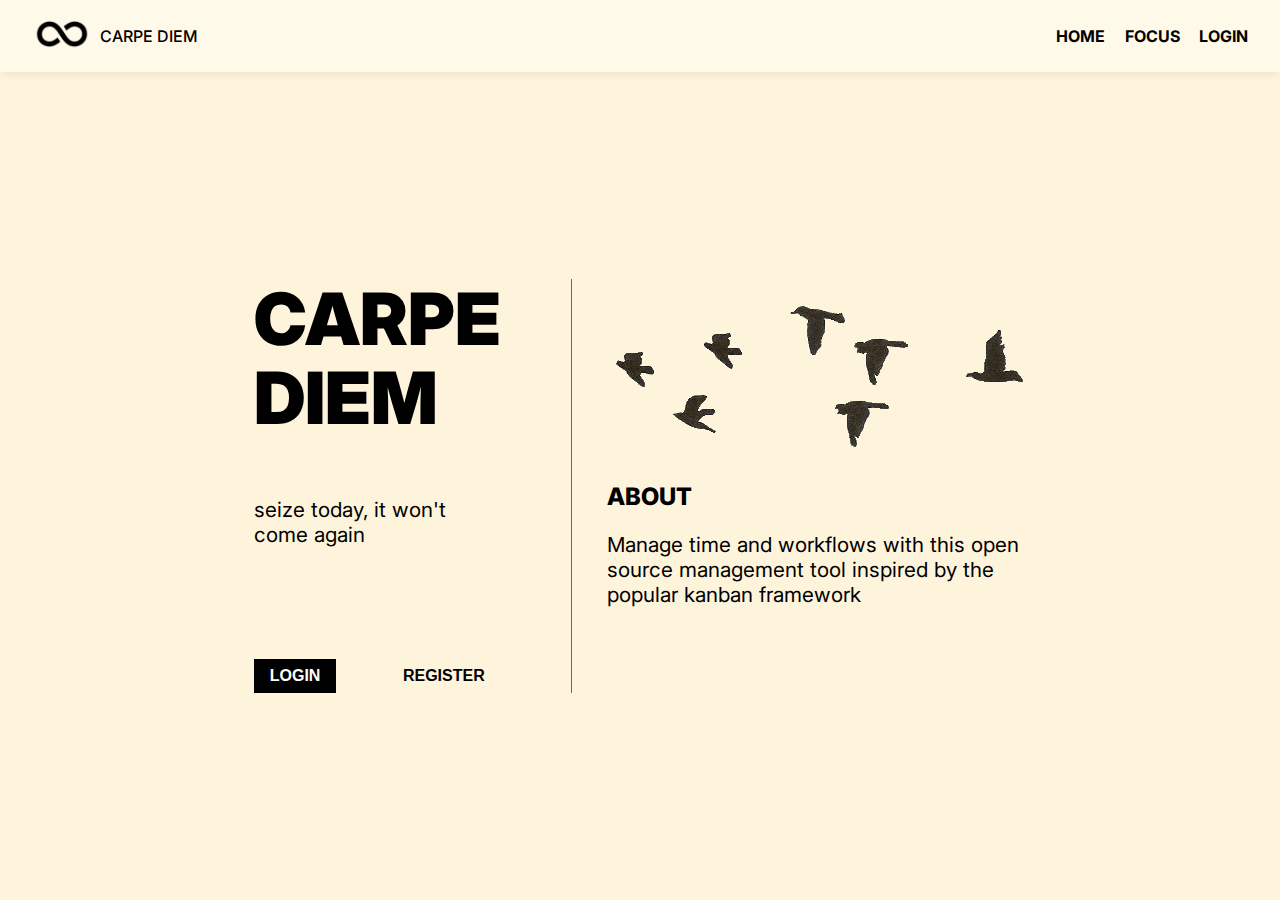
<file: index.html>
<!DOCTYPE html>
<html lang="en">
<head>
    <meta charset="UTF-8">
    <meta http-equiv="X-UA-Compatible" content="IE=edge">
    <meta name="viewport" content="width=device-width, initial-scale=1.0">
    <title>CARPE DIEM · Home</title>
    <link rel="stylesheet" href="./css/styles.css">
    <link rel="stylesheet" href="./css/main-nav.css">
    <link rel="stylesheet" href="./css/home.css">
</head>
<body>
    <header id="main-header">
        <div id="logo-header">
            <a href="#"><img id="logo" src="./assets/img/infinity-logo.png" alt="infinity-logo"></a>
            <div id="username-display">
                <p>CARPE DIEM</p>
            </div>
        </div>
        <nav id="navbar">
            <a href="#">home</a>
            <a href="#">focus</a>           
            <a href="#">login</a>
        </nav>
    </header>
    <main id="home-main">
        <section id="carpediem-hero">
            <h1>CARPE<br>DIEM</h1>
            <h3>seize today, it won't come again</h3>
            <div class="carpehome-btns">
                <button id="login-btn" class="home-btn">LOGIN</button>
                <button id="register-btn" class="home-btn">REGISTER</button>
            </div>
        </section>
        <section id="about-hero" class="variable-hero">
            <img id="crop-image" src="assets/img/flying-birds.gif" alt="black-flying-birds-gif">
            <h3>ABOUT</h3>
            <p>Manage time and workflows with this open source management tool inspired by the popular kanban framework</p>
        </section>
    </main>
</body>
</html>
</file>
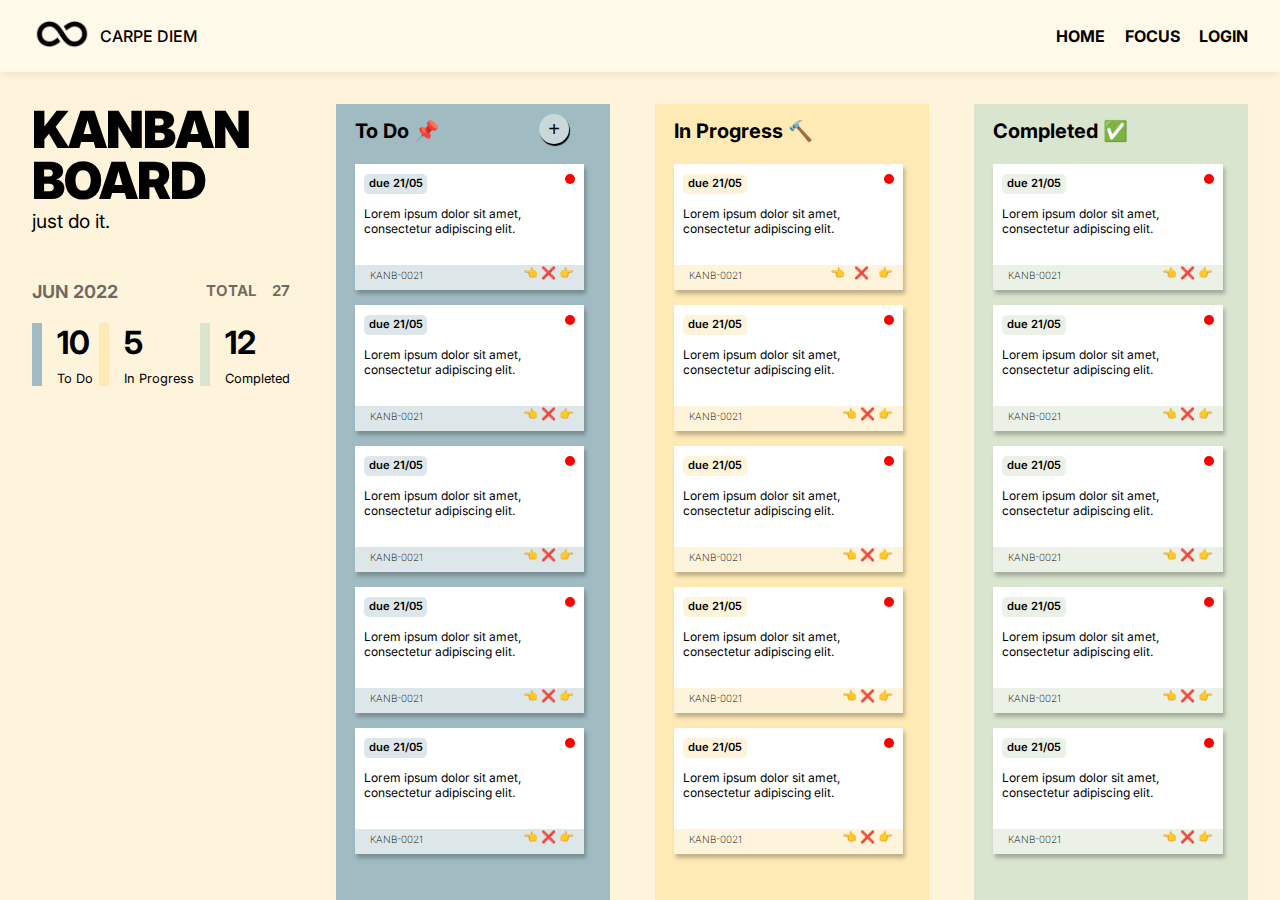
<file: kanban-board.html>
<!DOCTYPE html>
<html lang="en">
<head>
    <meta charset="UTF-8">
    <meta http-equiv="X-UA-Compatible" content="IE=edge">
    <meta name="viewport" content="width=device-width, initial-scale=1.0">
    <link rel="stylesheet" href="css/styles.css">
    <link rel="stylesheet" href="css/kanban.css">
    <link rel="stylesheet" href="css/main-nav.css">
    <link rel="stylesheet" href="css/scrollbar.css">
    <link rel="stylesheet" href="css/popup-form.css">
    <title>CARPE DIEM · KanBan</title>
</head>
<body>
    <section id="modal">
        <form id="newtask-form" action="">
            <div class="form-header">
                <h2>New Task</h2>
                <button id="closeform" onclick="hidePopup()">X</button>                        
            </div>
            <textarea class="custom-fields text-field" type="text" name="task-details" placeholder="Task" rows="3"></textarea>
            <section class="labelandfield">
                <label for="task-duedate">Due Date</label>
                <input class="custom-fields date-field" type="date" name="task-duedate" id="" placeholder="Due Date">                    
            </section>
            <section class="labelandfield">
                <label for="task-priority">Priority</label>
                <select class="custom-fields select-field"  name="task-priority" id="">
                    <option value=""></option>
                    <option value="high">🔴 - High</option>
                    <option value="medium">🟠 - Medium</option>
                    <option value="low">🟢 - Low</option>
                </select>
            </section>
            <input type="submit" value="ADD TASK">
        </form>
    </section>
    <header id="main-header">
        <div id="logo-header">
            <a href="#"><img id="logo" src="./assets/img/infinity-logo.png" alt="infinity-logo"></a>
            <div id="username-display">
                <p>CARPE DIEM</p>
            </div>
        </div>
        <nav id="navbar">
            <a href="#">home</a>
            <a href="#">focus</a>           
            <a href="#">login</a>
        </nav>
    </header>
    <main id="kanban-main">
        <section id="side-board">
            <header id="kb-board-header">
                <h1><span>KANBAN</span><br><span>BOARD</span></h1>
                <p>just do it.</p>
            </header>
            <section id="monthly-metric">
                <section id="metric-header">
                    <h1>JUN 2022</h1>
                    <h2>TOTAL&nbsp;&nbsp;&nbsp;&nbsp;27</h2>
                </section>
                <section id="task-counts">
                    <div class="task-metric">
                        <div class="metric-bar" id="blue-bar"></div>
                        <article id="todo-count" class="metric-value">
                            <h1>10</h1>
                            <p>To Do</p>
                        </article>
                    </div>
                    <div class="task-metric">
                        <div class="metric-bar" id="cream-bar"></div>
                        <article id="progress-count" class="metric-value">
                            <h1>5</h1>
                            <p>In Progress</p>
                        </article>
                    </div>
                    <div class="task-metric">
                        <div class="metric-bar" id="green-bar"></div>
                        <article id="complete-count" class="metric-value">
                            <h1>12</h1>
                            <p>Completed</p>
                        </article>
                    </div>
                </section>
            </section>
        </section>

        <section id="main-board">
            <div id="todo-panel" class="kb-panel">
                <header class="panel-header">
                    <h2 class="panel-title">To Do 📌</h2>
                    <button id="add-ticket-btn" onclick="openForm()">+</button>
                </header>
                <section class="ticket-list">
                    <article id="kb01" class="todo-ticket ticket">
                        <section class="ticket-status">
                            <div class="due-date"><p>due 21/05</p></div>
                            <div class="ticket-priority"></div>
                        </section>
                        <section class="ticket-task">
                            <p>Lorem ipsum dolor sit amet, consectetur adipiscing elit.</p>
                        </section>
                        <section class="ticket-details">
                            <p>KANB-0021</p>
                            <div class="ticket-btns">
                                <a href="#">👈 </a>
                                <a href="#">❌ </a>
                                <a href="#">👉 </a>
                            </div>
                        </section>
                    </article>
                    <article id="kb01" class="todo-ticket ticket">
                        <section class="ticket-status">
                            <div class="due-date"><p>due 21/05</p></div>
                            <div class="ticket-priority"></div>
                        </section>
                        <section class="ticket-task">
                            <p>Lorem ipsum dolor sit amet, consectetur adipiscing elit.</p>
                        </section>
                        <section class="ticket-details">
                            <p>KANB-0021</p>
                            <div class="ticket-btns">
                                <a href="#">👈 </a>
                                <a href="#">❌ </a>
                                <a href="#">👉 </a>
                            </div>
                        </section>
                    </article>
                    <article id="kb01" class="todo-ticket ticket">
                        <section class="ticket-status">
                            <div class="due-date"><p>due 21/05</p></div>
                            <div class="ticket-priority"></div>
                        </section>
                        <section class="ticket-task">
                            <p>Lorem ipsum dolor sit amet, consectetur adipiscing elit.</p>
                        </section>
                        <section class="ticket-details">
                            <p>KANB-0021</p>
                            <div class="ticket-btns">
                                <a href="#">👈 </a>
                                <a href="#">❌ </a>
                                <a href="#">👉 </a>
                            </div>
                        </section>
                    </article>
                    <article id="kb01" class="todo-ticket ticket">
                        <section class="ticket-status">
                            <div class="due-date"><p>due 21/05</p></div>
                            <div class="ticket-priority"></div>
                        </section>
                        <section class="ticket-task">
                            <p>Lorem ipsum dolor sit amet, consectetur adipiscing elit.</p>
                        </section>
                        <section class="ticket-details">
                            <p>KANB-0021</p>
                            <div class="ticket-btns">
                                <a href="#">👈 </a>
                                <a href="#">❌ </a>
                                <a href="#">👉 </a>
                            </div>
                        </section>
                    </article>
                    <article id="kb01" class="todo-ticket ticket">
                        <section class="ticket-status">
                            <div class="due-date"><p>due 21/05</p></div>
                            <div class="ticket-priority"></div>
                        </section>
                        <section class="ticket-task">
                            <p>Lorem ipsum dolor sit amet, consectetur adipiscing elit.</p>
                        </section>
                        <section class="ticket-details">
                            <p>KANB-0021</p>
                            <div class="ticket-btns">
                                <a href="#">👈 </a>
                                <a href="#">❌ </a>
                                <a href="#">👉 </a>
                            </div>
                        </section>
                    </article>                    
                </section>

            </div>
            <div id="inprogress-panel" class="kb-panel">
                <section class="panel-header">
                    <h2 class="panel-title">In Progress 🔨</h2>
                </section>
                
                <section class="ticket-list">
                    <article id="kb01" class="inprogress-ticket ticket">
                        <section class="ticket-status">
                            <div class="due-date"><p>due 21/05</p></div>
                            <div class="ticket-priority"></div>
                        </section>
                        <section class="ticket-task">
                            <p>Lorem ipsum dolor sit amet, consectetur adipiscing elit.</p>
                        </section>
                        <section class="ticket-details">
                            <p>KANB-0021</p>
                            <div class="ticket-btns">
                                <a href="#">👈&nbsp;</a>
                                <a href="#">&nbsp❌&nbsp</a>
                                <a href="#">&nbsp👉 </a>
                            </div>
                        </section>
                    </article>
                    <article id="kb01" class="inprogress-ticket ticket">
                        <section class="ticket-status">
                            <div class="due-date"><p>due 21/05</p></div>
                            <div class="ticket-priority"></div>
                        </section>
                        <section class="ticket-task">
                            <p>Lorem ipsum dolor sit amet, consectetur adipiscing elit.</p>
                        </section>
                        <section class="ticket-details">
                            <p>KANB-0021</p>
                            <div class="ticket-btns">
                                <a href="#">👈 </a>
                                <a href="#">❌ </a>
                                <a href="#">👉 </a>
                            </div>
                        </section>
                    </article>
                    <article id="kb01" class="inprogress-ticket ticket">
                        <section class="ticket-status">
                            <div class="due-date"><p>due 21/05</p></div>
                            <div class="ticket-priority"></div>
                        </section>
                        <section class="ticket-task">
                            <p>Lorem ipsum dolor sit amet, consectetur adipiscing elit.</p>
                        </section>
                        <section class="ticket-details">
                            <p>KANB-0021</p>
                            <div class="ticket-btns">
                                <a href="#">👈 </a>
                                <a href="#">❌ </a>
                                <a href="#">👉 </a>
                            </div>
                        </section>
                    </article>
                    <article id="kb01" class="inprogress-ticket ticket">
                        <section class="ticket-status">
                            <div class="due-date"><p>due 21/05</p></div>
                            <div class="ticket-priority"></div>
                        </section>
                        <section class="ticket-task">
                            <p>Lorem ipsum dolor sit amet, consectetur adipiscing elit.</p>
                        </section>
                        <section class="ticket-details">
                            <p>KANB-0021</p>
                            <div class="ticket-btns">
                                <a href="#">👈 </a>
                                <a href="#">❌ </a>
                                <a href="#">👉 </a>
                            </div>
                        </section>
                    </article>
                    <article id="kb01" class="inprogress-ticket ticket">
                        <section class="ticket-status">
                            <div class="due-date"><p>due 21/05</p></div>
                            <div class="ticket-priority"></div>
                        </section>
                        <section class="ticket-task">
                            <p>Lorem ipsum dolor sit amet, consectetur adipiscing elit.</p>
                        </section>
                        <section class="ticket-details">
                            <p>KANB-0021</p>
                            <div class="ticket-btns">
                                <a href="#">👈 </a>
                                <a href="#">❌ </a>
                                <a href="#">👉 </a>
                            </div>
                        </section>
                    </article>                    
                </section>
                </article>
            </div>
            <div id="complete-panel" class="kb-panel">
                <section class="panel-header">
                    <h2 class="panel-title">Completed ✅</h2>
                </section>
                
                <section class="ticket-list">
                    <article id="kb01" class="complete-ticket ticket">
                        <section class="ticket-status">
                            <div class="due-date"><p>due 21/05</p></div>
                            <div class="ticket-priority"></div>
                        </section>
                        <section class="ticket-task">
                            <p>Lorem ipsum dolor sit amet, consectetur adipiscing elit.</p>
                        </section>
                        <section class="ticket-details">
                            <p>KANB-0021</p>
                            <div class="ticket-btns">
                                <a href="#">👈 </a>
                                <a href="#">❌ </a>
                                <a href="#">👉 </a>
                            </div>
                        </section>
                    </article>
                    <article id="kb01" class="complete-ticket ticket">
                        <section class="ticket-status">
                            <div class="due-date"><p>due 21/05</p></div>
                            <div class="ticket-priority"></div>
                        </section>
                        <section class="ticket-task">
                            <p>Lorem ipsum dolor sit amet, consectetur adipiscing elit.</p>
                        </section>
                        <section class="ticket-details">
                            <p>KANB-0021</p>
                            <div class="ticket-btns">
                                <a href="#">👈 </a>
                                <a href="#">❌ </a>
                                <a href="#">👉 </a>
                            </div>
                        </section>
                    </article>
                    <article id="kb01" class="complete-ticket ticket">
                        <section class="ticket-status">
                            <div class="due-date"><p>due 21/05</p></div>
                            <div class="ticket-priority"></div>
                        </section>
                        <section class="ticket-task">
                            <p>Lorem ipsum dolor sit amet, consectetur adipiscing elit.</p>
                        </section>
                        <section class="ticket-details">
                            <p>KANB-0021</p>
                            <div class="ticket-btns">
                                <a href="#">👈 </a>
                                <a href="#">❌ </a>
                                <a href="#">👉 </a>
                            </div>
                        </section>
                    </article>
                    <article id="kb01" class="complete-ticket ticket">
                        <section class="ticket-status">
                            <div class="due-date"><p>due 21/05</p></div>
                            <div class="ticket-priority"></div>
                        </section>
                        <section class="ticket-task">
                            <p>Lorem ipsum dolor sit amet, consectetur adipiscing elit.</p>
                        </section>
                        <section class="ticket-details">
                            <p>KANB-0021</p>
                            <div class="ticket-btns">
                                <a href="#">👈 </a>
                                <a href="#">❌ </a>
                                <a href="#">👉 </a>
                            </div>
                        </section>
                    </article>
                    <article id="kb01" class="complete-ticket ticket">
                        <section class="ticket-status">
                            <div class="due-date"><p>due 21/05</p></div>
                            <div class="ticket-priority"></div>
                        </section>
                        <section class="ticket-task">
                            <p>Lorem ipsum dolor sit amet, consectetur adipiscing elit.</p>
                        </section>
                        <section class="ticket-details">
                            <p>KANB-0021</p>
                            <div class="ticket-btns">
                                <a href="#">👈 </a>
                                <a href="#">❌ </a>
                                <a href="#">👉 </a>
                            </div>
                        </section>
                    </article>
                </section>
            </div>
        </section>
    </main>
    <script src="./js/popup.js"></script>
</body>
</html>
</file>
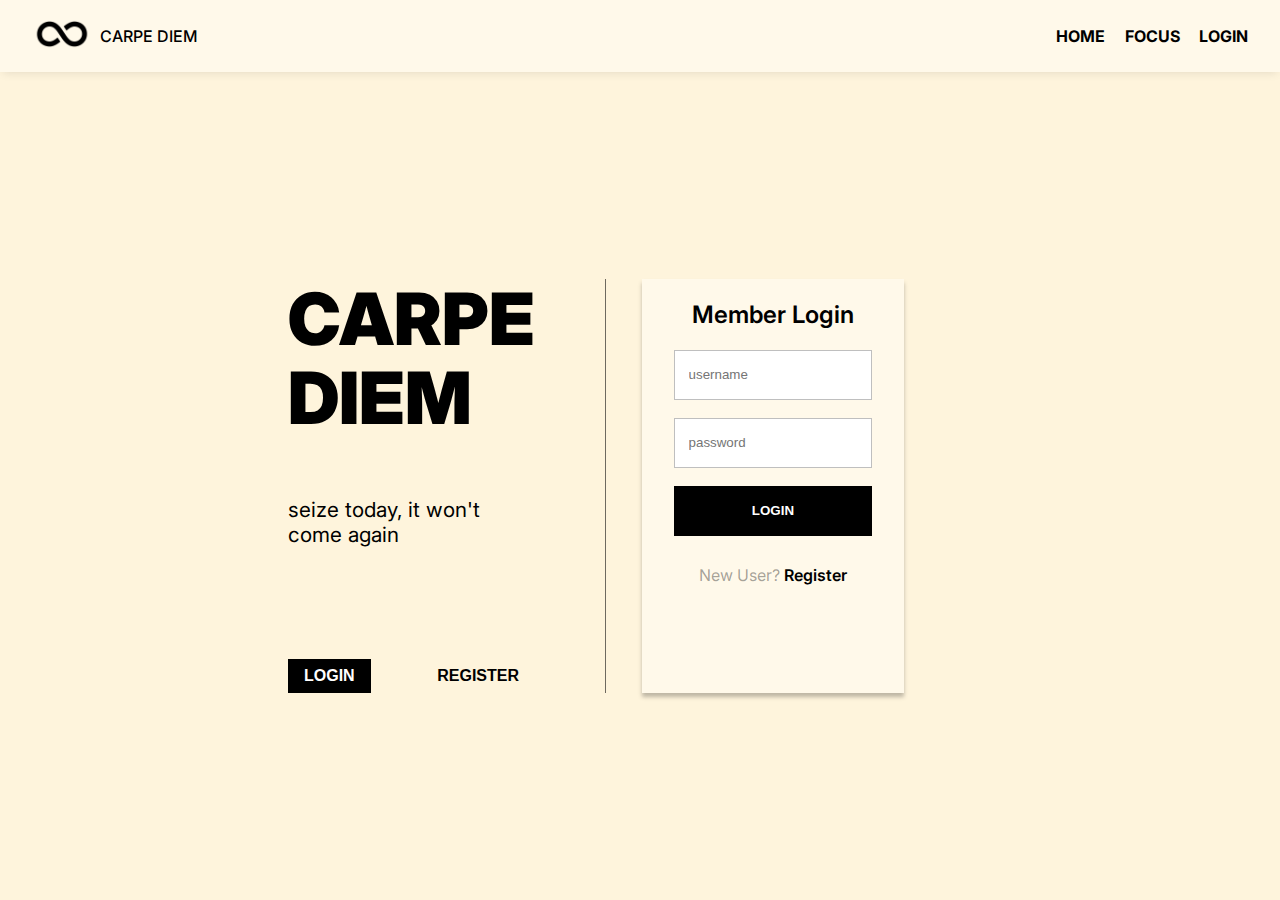
<file: login.html>
<!DOCTYPE html>
<html lang="en">
<head>
    <meta charset="UTF-8">
    <meta http-equiv="X-UA-Compatible" content="IE=edge">
    <meta name="viewport" content="width=device-width, initial-scale=1.0">
    <title>CARPE DIEM · Login</title>
    <link rel="stylesheet" href="./css/styles.css">
    <link rel="stylesheet" href="./css/main-nav.css">
    <link rel="stylesheet" href="./css/home.css">
    <link rel="stylesheet" href="./css/login-reg-forms.css">
</head>
<body>
    <header id="main-header">
        <div id="logo-header">
            <a href="#"><img id="logo" src="./assets/img/infinity-logo.png" alt="infinity-logo"></a>
            <div id="username-display">
                <p>CARPE DIEM</p>
            </div>
        </div>
        <nav id="navbar">
            <a href="#">home</a>
            <a href="#">focus</a>           
            <a href="#">login</a>
        </nav>
    </header>
    <main id="home-main">
        <section id="carpediem-hero">
            <h1>CARPE<br>DIEM</h1>
            <h3>seize today, it won't come again</h3>
            <div class="carpehome-btns">
                <button id="login-btn" class="home-btn">LOGIN</button>
                <button id="register-btn" class="home-btn">REGISTER</button>
            </div>
        </section>
        <section class="variable-hero">
            <form id="login-form" action="">
                <h2>Member Login</h2>
                <input type="text" name="username" placeholder="username">
                <input type="password" name="password" placeholder="password">
                <input type="submit" name="login" id="" value="login">
                <p>New User? <a href="#">Register</a></p>
            </form>
        </section>
    </main>
</body>
</html>
</file>
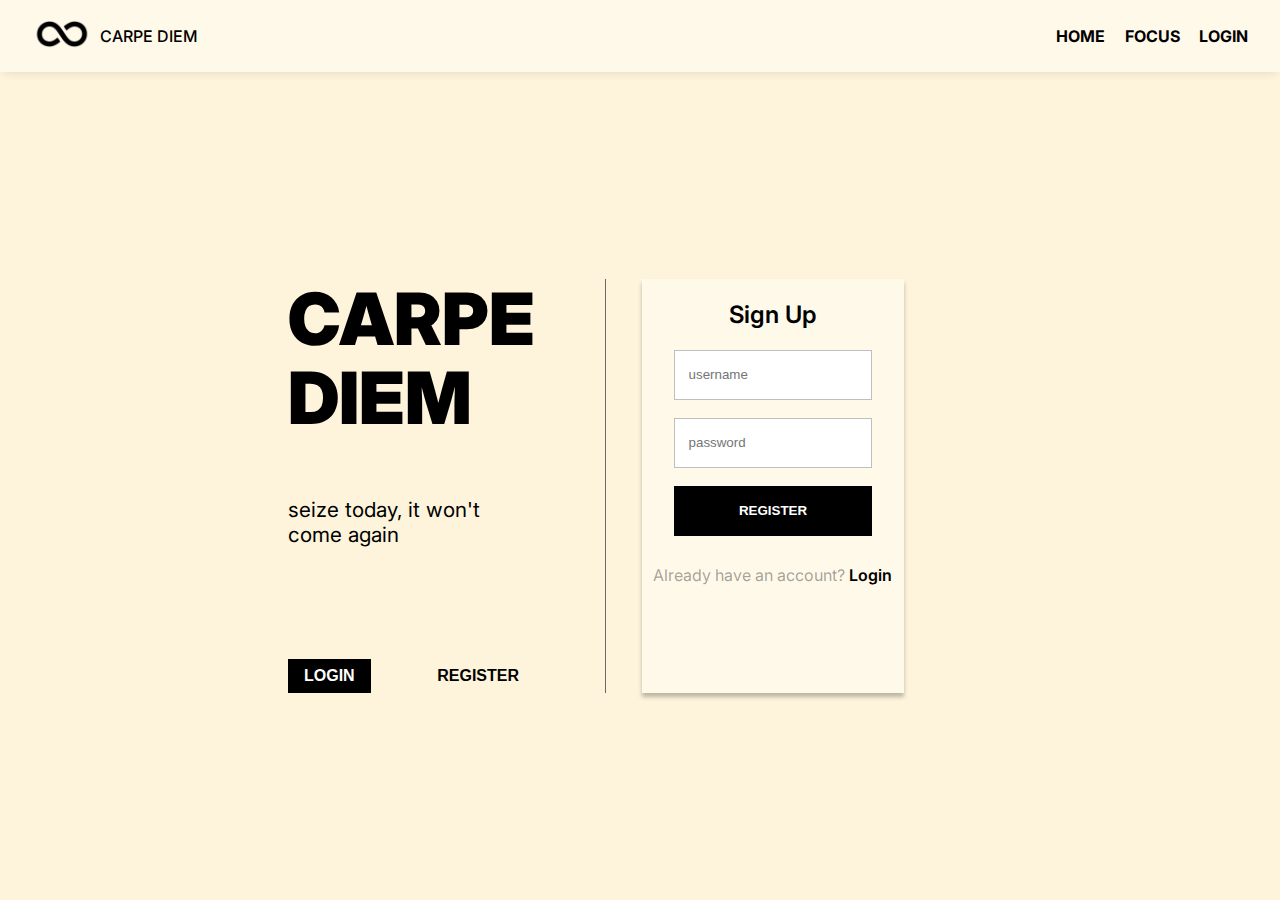
<file: signup.html>
<!DOCTYPE html>
<html lang="en">
<head>
    <meta charset="UTF-8">
    <meta http-equiv="X-UA-Compatible" content="IE=edge">
    <meta name="viewport" content="width=device-width, initial-scale=1.0">
    <title>CARPE DIEM · Register</title>
    <link rel="stylesheet" href="./css/styles.css">
    <link rel="stylesheet" href="./css/main-nav.css">
    <link rel="stylesheet" href="./css/home.css">
    <link rel="stylesheet" href="./css/login-reg-forms.css">
</head>
<body>
    <header id="main-header">
        <div id="logo-header">
            <a href="#"><img id="logo" src="./assets/img/infinity-logo.png" alt="infinity-logo"></a>
            <div id="username-display">
                <p>CARPE DIEM</p>
            </div>
        </div>
        <nav id="navbar">
            <a href="#">home</a>
            <a href="#">focus</a>           
            <a href="#">login</a>
        </nav>
    </header>
    <main id="home-main">
        <section id="carpediem-hero">
            <h1>CARPE<br>DIEM</h1>
            <h3>seize today, it won't come again</h3>
            <div class="carpehome-btns">
                <button id="login-btn" class="home-btn">LOGIN</button>
                <button id="register-btn" class="home-btn">REGISTER</button>
            </div>
        </section>
        <section class="variable-hero">
            <form id="login-form" action="">
                <h2>Sign Up</h2>
                <input type="text" name="username" placeholder="username">
                <input type="password" name="password" placeholder="password">
                <input type="submit" name="register" id="" value="register">
                <p>Already have an account? <a href="#">Login</a></p>
            </form>
        </section>
    </main>
</body>

</html>
</file>
<file: css/styles.css>
@import url('https://fonts.googleapis.com/css2?family=Inter:wght@100;200;300;400;500;600;700;800;900&display=swap');

:root{
    --header-col: rgb(255, 249, 234);
    --todo-col: rgba(160, 188, 194, 1);
    --progress-col: rgba(255, 234, 181, 1);
    --complete-col: rgba(218, 229, 208, 1);
}

* {
    box-sizing: border-box;
}

body {
    height: 100vh;
    background: #FEF4DC;
    margin: 0;
    font-family: 'Inter', sans-serif;
}

#kanban-main {
    margin: auto;
    padding-top: 2em;
    height: 92vh;
    width: 95vw;
    display: flex;
    justify-content: space-between;
}

/* SIDE-BOARD DASHBOARD */

#side-board {
    position: relative;
    width: 25%;
    height: 100%;
}

    /* header section */
#kb-board-header h1{
    margin: 0;
    text-transform: uppercase;
    font-weight: 900;
    font-size: 4vw;
    letter-spacing: -0.02em;
    line-height: 4vw;
}

#kb-board-header p{
    font-weight: 400;
    font-size: 1.5vw;
    margin-top: 3px;
    margin-bottom: 25px;
}



    /* today's quote */
/* #today-mantra {
    text-align: center;
    padding-right: 30px;
}
#today-mantra p{
    font-style: italic;
    font-weight: 700;
    font-size: 1.1vw;
    margin: 0;
}

#today-mantra h3{
    font-weight: 400;
    font-size: 15px;
    margin: 0;
    margin-bottom: 5px;
} */

/* END OF SIDE-BOARD DASHBOARD */

#monthly-metric {
    margin: 3em 0;
    width: 85%;
    height: 105px;
}

#metric-header {
    display: flex;
    justify-content: space-between;
    height: 40%;
}

#metric-header h1, #metric-header h2 {
    margin: 0;
    padding: 0;
    font-size: 18px;
    color: rgba(0, 0, 0, 0.57);
    font-weight: 700;
}

#metric-header h2 {
    font-size: 15px;
}

.metric-bar {
    width: 10px;
}

#blue-bar {
    background-color: var(--todo-col);
}

#cream-bar {
    background-color: var(--progress-col);
}

#green-bar {
    background-color: var(--complete-col);
}

#task-counts {
    display: flex;
    justify-content: space-between;
    height: 60%;
}

.task-metric {
    display: flex;
    height: 100%;
}

.metric-value {
    display: flex;
    flex-direction: column;
    margin-left: 15px;
    justify-content: space-between;
}

.metric-value h1 {
    margin: 0;
    font-size: 2em;
}

.metric-value p {
    margin: 0;
    font-size: 0.8em;
}

#todays-data {
    display: flex;
    width: 85%;
    height: 28%;
    background-color: var(--header-col);
    box-shadow: 0px 4px 9px -3px rgba(0, 0, 0, 0.1);
}

.current-time-weather, .current-date-quote {
    display: flex;
    flex-direction: column;
    align-items: center;
    width: 50%;
    padding: 10px;
    padding-top: 15px;
}

.current-date-quote {
    margin: 10px;
    background: white;
    padding-top: 5px;
}

.currentbox-title {
    text-transform: uppercase;
    margin-top: 0px;
    margin-bottom: 0px;
    color: rgba(0, 0, 0, 0.57);
    font-weight: 600;
}

.currentbox-info {
    margin: 10px 0;
    /* margin-top: 10px; */
    margin-left: 10%;
}

.info-sub {
    color: rgba(0, 0, 0, 0.57);
    font-size: 0.6em;
    padding-left: 0px;
    font-weight: 600;
}

.current-time-weather img {
    height: 50px;
    width: 50px;
    margin: 0;
    margin-bottom: 10px;
}

.currentbox-quote {
    margin-top: 0px;
    margin-bottom: 15px;
    text-align: center;
    font-size: 0.75em;
}

.currentbox-end {
    color: rgba(0, 0, 0, 0.57);
    font-weight: 600;
    margin: 0;
    font-size: 0.8em;
}
</file>
<file: css/main-nav.css>
@import url('https://fonts.googleapis.com/css2?family=Inter:wght@100;200;300;400;500;600;700;800;900&display=swap');

:root{
    --todo-col: rgba(160, 188, 194, 1);
    --progress-col: rgba(255, 234, 181, 1);
    --complete-col: rgba(218, 229, 208, 1);
}

#main-header {
    display: flex;
    justify-content: space-between;
    height: 8vh;
    background: #FFF9EA;
    box-shadow: 0px 4px 9px -3px rgba(0, 0, 0, 0.1);
    padding: 0 32px;
}

#logo-header {
    display: flex;
    gap: .5em;
    font-size: 1em;
    width: fit-content;
    height: inherit;
}

#logo-header a {
    align-self: center;
}

#logo {
    height: 60px;
    align-self: center;
}

#username-display {
    align-self: center;
    font-weight: 500;
}

nav {
    width: 15vw;
    text-transform: uppercase;
    display: flex;
    justify-content: space-between;
    /* height: 70px; */
    align-items: center;
    /* margin-right: 2em; */
    /* margin-top: -1em; */
}

nav a {
    text-decoration: none;
    color: black;
    font-size: 1em;
    font-weight: 700;    
}
</file>
<file: css/home.css>
#home-main {
    display: flex;
    justify-content: center;
    align-items: center;
    height: 92vh;
    width: 55%;
    margin: 0 auto;
}

#carpediem-hero h1{
    font-size: 4.5em;
    margin-top: 0px;
    margin-bottom: 0px;
    line-height: 1.1em;
    font-weight: 900;
}

#carpediem-hero h3{
    font-weight: 400;
    font-size: 1.3em;
    /* margin-top: 1.5em; */
    margin-top: -1.5em;
}

#carpediem-hero {
    border-right: 1px solid rgba(0, 0, 0, 0.57);
    padding-right: 10%;    
    justify-content: space-between;
}



.variable-hero, #carpediem-hero{
    width: fit-content;
    display: flex;
    flex-direction: column;
    height: 50%;
}

.variable-hero {
    margin-left: 5%;
    width: 70%;
}

#about-hero h3 {
    margin-bottom: 0px;
    font-size: 1.5em;
    font-weight: 800;
}

#about-hero p {
    font-size: 1.3em;
}

#crop-image {
    height: 179px;
    width: 419px;
    object-fit: none;
    object-position: -34px -97px;
}

/* LOGIN */

.carpehome-btns {
    display: flex;
    justify-content: space-between;
}

.home-btn {
    font-weight: 700;
    font-size: 1em;
    padding: 0.5em 1em;
    border: none;
    background: none;
    cursor: pointer;
}

#login-btn {
    background: black;
    color: white;
}
</file>
<file: css/kanban.css>
:root{
    --todo-col: rgba(160, 188, 194, 1);
    --progress-col: rgba(255, 234, 181, 1);
    --complete-col: rgba(218, 229, 208, 1);
    --blue-fade: rgba(160, 188, 194, 0.36);
    --cream-fade: rgba(254, 244, 220, 1);
    --green-fade: rgba(218, 229, 208, 0.53);
}

#main-board {
    height: 100%;
    width: 75%;
    float: right;
    display: flex;
    justify-content: space-between;
}

.kb-panel {
    width: 30%;
    height: 100%;
    background: #D9D9D9;
    /* border-radius: 10px; */
    overflow-y: scroll;
}

.panel-header{
    width: 19%;
    padding: 0 10px 0 19px;
    position: absolute;
    z-index: 2;
    background: inherit;
    display: flex;
    justify-content: space-between;
    /* border-radius: 10px 10px 0 0; */
}

.panel-title {
    font-size: 20px;
    height: 50px;
    /* width: 244px; */
    margin-top: 0px;
    padding-top: 15px;
    margin-bottom: 0px;
    padding-bottom: 15px;
}

#add-ticket-btn{
    border-radius: 50%;
    height: 30px;
    width: 30px;
    align-self: center;
    border: none;
    font-size: 20px;
    background: rgba(255, 255, 255, 0.42);
    cursor: pointer;
    box-shadow: 1px 2px 1px black;
}

#add-ticket-btn:hover {
    box-shadow: none;
    background: rgba(255, 255, 255, 0.578);
}

#todo-panel {
    background-color: var(--todo-col);
}

#inprogress-panel {
    background-color: var(--progress-col);
}

#complete-panel {
    background-color: var(--complete-col);
}


.ticket-list {
    padding-left: 19px;
    position: relative;
    top: 60px;
    padding-bottom: 1em;
}

.ticket {
    position: relative;
    width: 90%;
    height: 126px;
    background: #FFFFFF;
    box-shadow: 2px 4px 4px rgba(0, 0, 0, 0.25);
    /* border-radius: 10px; */
    margin-bottom: 15px;
}

.ticket-status {
    display: flex;
    justify-content: space-between;
    padding-top: 10px;
    margin: 0 9px;
}

.due-date {
    width: 30%;
    height: 20px;
    border-radius: 5px;
}

.due-date p {
    margin: 0;
    padding-top: 2px;
    font-weight: 600;
    font-size: 0.7rem;
    text-align: center;  
}

.todo-ticket .due-date, .todo-ticket .ticket-details {
    background: var(--blue-fade);
}

.inprogress-ticket .due-date, .inprogress-ticket .ticket-details {
    background: var(--cream-fade);
}

.complete-ticket .due-date, .complete-ticket .ticket-details {
    background: var(--green-fade);
}

.ticket-priority {
    width: 10px;
    height: 10px;
    background: #FF0000;
    border-radius: 50%;
}

.ticket-task {
    margin: 5px 5px 2px 9px;
    font-size: 12px;
    font-weight: 400;

}

.ticket-details {
    position: absolute;
    width: 100%;
    bottom: 0;
    right: 0;
    height: 20%;
    /* border-radius: 0px 0px 10px 10px; */
}

.ticket-details p {
    margin: 4px 15px;
    font-weight: 200;
    font-size: 10px;
    float: left;
}

.ticket-btns{
    float: right;
    width: fit-content;
    margin: 0 10px;
    font-size: 12px;
}

.ticket-btns a{
    text-decoration: none;
}
</file>
<file: css/scrollbar.css>
:root{
    --todo-col: rgba(160, 188, 194, 1);
    --progress-col: rgba(255, 234, 181, 1);
    --complete-col: rgba(218, 229, 208, 1);
    --blue-fade: rgba(160, 188, 194, 0.36);
    --cream-fade: rgba(254, 244, 220, 1);
    --green-fade: rgba(218, 229, 208, 0.53);
}

::-webkit-scrollbar {
    width: 1em;
    /* height: 4em; */
}

::-webkit-scrollbar-track {
    margin-block: 5em 1em;
    background: inherit;
    border-radius: 10px;
}

::-webkit-scrollbar-thumb {
    width: 2em;
    border-radius: 10px;
}

#todo-panel::-webkit-scrollbar-thumb {
    background-color: rgb(36, 63, 69);
    border: 5px solid var(--todo-col);

}

#inprogress-panel::-webkit-scrollbar-thumb {
    background-color: hsl(43, 100%, 75%);
    border: 5px solid var(--progress-col);

}

#complete-panel::-webkit-scrollbar-thumb {
    background-color: hsl(91, 29%, 66%);
    border: 5px solid var(--complete-col);
}
</file>
<file: css/popup-form.css>
@import url('https://fonts.googleapis.com/css2?family=Inter:wght@100;200;300;400;500;600;700;800;900&display=swap');

:root{
    --todo-col: rgba(160, 188, 194, 1);
    --progress-col: rgba(255, 234, 181, 1);
    --complete-col: rgba(218, 229, 208, 1);
    --blue-fade: rgba(160, 188, 194, 0.36);
    --cream-fade: rgba(254, 244, 220, 1);
    --green-fade: rgba(218, 229, 208, 0.53);
    --header-col: rgb(255, 249, 234);

}

button, input[type=submit] {
    cursor: pointer;
}

#newtask-form {
    display: none;
    z-index: 4;
    position: absolute;
    top: 25%;
    left: 40%;
    background: var(--header-col);
    width: 20%;
    height: 40%;
    padding: 0 20px;
    box-shadow: 4px 4px 4px rgba(0, 0, 0, 0.25);
}

.labelandfield {
    display: flex;
    justify-content: space-between;
    margin: 10px 0;

} 

select, input[type=date] {
    height: 25px;
    width: 110px;
}

input[type=date]{
    text-align: center;
}

textarea {
    padding: 10px;
}

#newtask-form input[type="submit"] {
    background: black;
    color: white;
    text-transform: uppercase;
    padding: 10px;
    font-weight: 700;
    margin-bottom: 5%;
}

.form-header {
    display: flex;
    align-items: center;
    justify-content: space-between;
}

#closeform {
    height: 20px;
    width: 20px;
    background: black;
    color: white;
    padding: 0;
    font-size: 1em;
    font-weight: 600;
}

#modal {
    display: none;
    z-index:3;
    height: 100%;
    width: 100%;
    position: absolute;
    background-color: rgb(0,0,0); /* Fallback color */
    background-color: rgba(0,0,0,0.4); /* Black w/ opacity */
}
</file>
<file: css/login-reg-forms.css>
@import url('https://fonts.googleapis.com/css2?family=Inter:wght@100;200;300;400;500;600;700;800;900&display=swap');

:root{
    --header-col: rgb(255, 249, 234);
    --todo-col: rgba(160, 188, 194, 1);
    --progress-col: rgba(255, 234, 181, 1);
    --complete-col: rgba(218, 229, 208, 1);
    --blue-fade: rgba(160, 188, 194, 0.36);
    --cream-fade: rgba(254, 244, 220, 1);
    --green-fade: rgba(218, 229, 208, 0.53);
}

#login-form {
    display: flex;
    flex-direction: column;
    align-items: center;
    height: 100%;
    width: 75%;
    background: var(--header-col);
    box-shadow: 0px 4px 4px rgba(0, 0, 0, 0.25);
}

#login-form h2 {
    font-weight: 600;
    margin: 8% 0;
}

#login-form input {
    width: 75%;
    height: 12%;
    padding: 5%;
    margin-bottom: 7%;
    border: 1px solid rgba(0, 0, 0, 0.25);
}

#login-form input[type="submit"] {
    background: black;
    color: white;
    text-transform: uppercase;
    padding: 0;
    font-weight: 700;
    margin-bottom: 5%;
}

#login-form p {
    color: rgba(0, 0, 0, 0.37);
}

#login-form p a {
    color: black;
    font-weight: 600;
    text-decoration: none;
}
</file>
